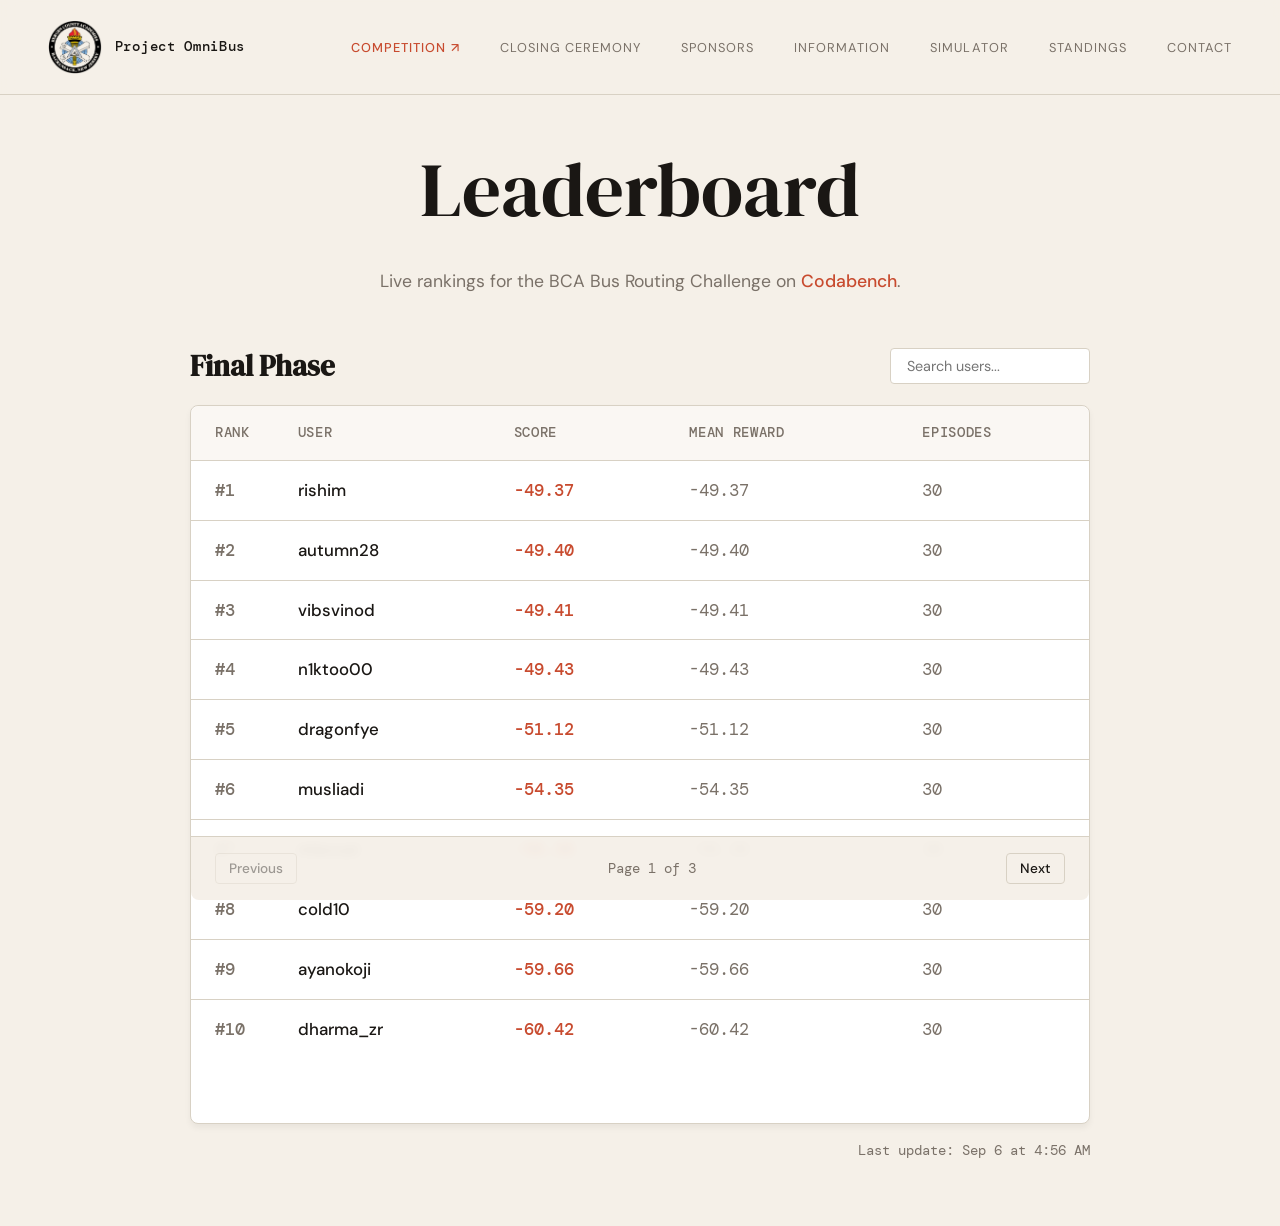
<file: standings.html>
<!DOCTYPE html>
<html lang="en">

<head>
    <meta charset="UTF-8">
    <meta name="viewport" content="width=device-width, initial-scale=1.0">
    <title>Standings | BCA Bus Routing Challenge</title>
    <link rel="icon" type="image/jpeg" href="logo.jpg" />
    <meta property="og:image" content="logo.jpg" />

    <link rel="preconnect" href="https://fonts.googleapis.com">
    <link rel="preconnect" href="https://fonts.gstatic.com" crossorigin>
    <link
        href="https://fonts.googleapis.com/css2?family=DM+Serif+Display:ital@0;1&family=DM+Mono:wght@400;500&family=DM+Sans:wght@300;400;500&display=swap"
        rel="stylesheet">

    <style>
        :root {
            --cream: #f5f0e8;
            --ink: #1a1714;
            --muted: #7a7168;
            --accent: #c84b2f;
            --rule: #d8d1c4;

            --mono: 'DM Mono', monospace;
            --serif: 'DM Serif Display', serif;
            --sans: 'DM Sans', sans-serif;
        }

        * {
            margin: 0;
            padding: 0;
            box-sizing: border-box;
        }

        body {
            font-family: var(--sans);
            background: var(--cream);
            color: var(--ink);
            font-size: 16px;
            line-height: 1.6;
            display: flex;
            flex-direction: column;
            min-height: 100vh;
        }

        nav {
            position: fixed;
            top: 0;
            left: 0;
            right: 0;
            z-index: 9999;
            display: flex;
            justify-content: space-between;
            align-items: center;
            padding: 1.25rem 3rem;
            background: rgba(245, 240, 232, 0.92);
            backdrop-filter: blur(8px);
            border-bottom: 1px solid var(--rule);
        }

        .nav-logo {
            display: flex;
            align-items: center;
            gap: 0.8rem;
            font-family: var(--mono);
            font-size: 0.85rem;
            letter-spacing: 0.05em;
            color: var(--ink);
            font-weight: 500;
            text-decoration: none;
        }

        .logo {
            width: 54px;
            height: 54px;
            object-fit: contain;
        }

        .nav-links {
            display: flex;
            gap: 2.5rem;
            list-style: none;
        }

        .nav-links a {
            font-size: 0.8rem;
            letter-spacing: 0.08em;
            text-transform: uppercase;
            color: var(--muted);
            text-decoration: none;
            transition: color 0.2s;
            white-space: nowrap;
        }

        .nav-links a:hover {
            color: var(--ink);
        }

        .mobile-menu-btn {
            display: none;
            background: none;
            border: none;
            cursor: pointer;
            padding: 0.5rem;
        }

        .mobile-menu-btn span {
            display: block;
            width: 24px;
            height: 2px;
            background: var(--ink);
            margin-bottom: 5px;
            transition: 0.3s;
        }

        .container {
            flex: 1;
            display: flex;
            flex-direction: column;
            align-items: center;
            justify-content: center;
            padding: 8rem 3rem 4rem;
            text-align: center;
        }

        h1 {
            font-family: var(--serif);
            font-size: clamp(3rem, 6vw, 5rem);
            font-weight: 400;
            margin-bottom: 1rem;
        }

        p {
            color: var(--muted);
            max-width: 600px;
            margin: 0 auto;
            font-size: 1.1rem;
        }

        .leaderboard-container {
            margin-top: 4rem;
            width: 100%;
            max-width: 900px;
            background: white;
            border: 1px solid var(--rule);
            border-radius: 8px;
            box-shadow: 0 4px 6px rgba(0, 0, 0, 0.05);
        }

        .leaderboard-table th:first-child { border-top-left-radius: 8px; }
        .leaderboard-table th:last-child { border-top-right-radius: 8px; }

        .leaderboard-table {
            width: 100%;
            border-collapse: collapse;
            text-align: left;
        }

        .leaderboard-table th,
        .leaderboard-table td {
            padding: 1rem 1.5rem;
            border-bottom: 1px solid var(--rule);
        }

        .leaderboard-table th {
            background: rgba(245, 240, 232, 0.5);
            font-family: var(--mono);
            font-size: 0.85rem;
            text-transform: uppercase;
            letter-spacing: 0.05em;
            color: var(--muted);
            font-weight: 500;
        }

        .leaderboard-table td {
            font-size: 1.05rem;
        }

        .leaderboard-table tbody tr:last-child td {
            border-bottom: none;
        }

        .leaderboard-table tbody tr:hover {
            background: rgba(245, 240, 232, 0.3);
        }

        .rank-col {
            font-family: var(--mono);
            color: var(--muted);
            font-weight: 500;
            width: 80px;
        }

        .user-col {
            font-weight: 500;
            color: var(--ink);
        }

        .score-col {
            font-family: var(--mono);
            font-weight: 500;
            color: var(--accent);
        }

        .metric-col {
            font-family: var(--mono);
            color: var(--muted);
        }

        .controls-right {
            display: flex;
            gap: 1rem;
        }

        .leaderboard-footer {
            width: 100%;
            max-width: 900px;
            margin-top: 1rem;
            text-align: right;
        }

        .update-text {
            font-family: var(--mono);
            color: var(--muted);
            font-size: 0.85rem;
        }

        @media (max-width: 768px) {
            nav {
                padding: 1rem 1.5rem;
            }

            .nav-links {
                display: none;
                flex-direction: column;
                width: 100%;
                text-align: center;
                gap: 1.5rem;
                padding-top: 1.5rem;
                padding-bottom: 1rem;
                border-bottom: none;
                position: static;
                background: transparent;
            }

            .nav-links.active {
                display: flex;
            }

            .mobile-menu-btn {
                display: block;
            }

            .container {
                padding: 6rem 1.5rem 3rem;
            }

            .leaderboard-table th,
            .leaderboard-table td {
                padding: 0.75rem 1rem;
            }
        }

        .leaderboard-controls {
            display: flex;
            justify-content: space-between;
            align-items: center;
            width: 100%;
            max-width: 900px;
            margin-top: 3rem;
            margin-bottom: 1rem;
        }

        .phase-title {
            font-family: var(--serif);
            font-size: 1.8rem;
            color: var(--ink);
            margin: 0;
        }

        .btn {
            font-family: var(--sans);
            font-size: 0.9rem;
            font-weight: 500;
            padding: 0.6rem 1.2rem;
            border-radius: 4px;
            cursor: pointer;
            transition: all 0.2s;
            border: 1px solid transparent;
        }

        .btn-primary {
            background: var(--ink);
            color: var(--cream);
        }

        .btn-primary:hover {
            background: var(--accent);
        }

        .btn-secondary {
            background: transparent;
            color: var(--ink);
            border: 1px solid var(--rule);
        }

        .btn-secondary:hover {
            background: rgba(26, 23, 20, 0.05);
        }

        .search-input {
            font-family: var(--sans);
            font-size: 0.9rem;
            padding: 0.5rem 1rem;
            border: 1px solid var(--rule);
            border-radius: 4px;
            outline: none;
            width: 200px;
            background: white;
            transition: border-color 0.2s;
        }

        .search-input:focus {
            border-color: var(--ink);
        }

        .pagination-controls {
            display: flex;
            justify-content: space-between;
            align-items: center;
            padding: 1rem 1.5rem;
            border-top: 1px solid var(--rule);
            background: rgba(245, 240, 232, 0.95);
            backdrop-filter: blur(5px);
            position: sticky;
            bottom: 0;
            z-index: 10;
            border-bottom-left-radius: 8px;
            border-bottom-right-radius: 8px;
        }

        .page-info {
            font-family: var(--mono);
            font-size: 0.85rem;
            color: var(--muted);
        }

        .btn-page {
            padding: 0.4rem 0.8rem;
            font-size: 0.85rem;
        }

        .btn-page:disabled {
            opacity: 0.4;
            cursor: not-allowed;
            background: transparent;
        }
    </style>
</head>

<body>
    <nav>
        <div style="display: flex; justify-content: space-between; align-items: center; width: 100%;">
            <div class="nav-logo" style="cursor: pointer;" onclick="window.location.href='index.html'">
                <img src="bca-logo.png" alt="BCA Logo" class="logo" onerror="this.style.display='none'">
                <span>Project OmniBus</span>
            </div>
            
            <button class="mobile-menu-btn" onclick="document.querySelector('.nav-links').classList.toggle('active')">
                <span></span>
                <span></span>
                <span></span>
            </button>
        </div>

        <ul class="nav-links">
            <li><a href="https://www.codabench.org/competitions/16945/" target="_blank" rel="noopener noreferrer" style="color:var(--accent); font-weight: 500;">Competition ↗</a></li>
            <li><a href="index.html#closing-ceremony">Closing Ceremony</a></li>
            <li><a href="index.html#sponsors">Sponsors</a></li>
            <li><a href="information.html">Information</a></li>
            <li><a href="index.html#simulator">Simulator</a></li>
            <li><a href="standings.html">Standings</a></li>
            <li><a href="index.html#contact">Contact</a></li>
        </ul>
    </nav>

    <div class="container">
        <h1>Leaderboard</h1>
        <p>Live rankings for the BCA Bus Routing Challenge on <a href="https://www.codabench.org/competitions/16945/#/results-tab" target="_blank" rel="noopener noreferrer" style="color: var(--accent); text-decoration: none; font-weight: 500;">Codabench</a>.</p>

        <div class="leaderboard-controls">
            <h2 id="phase-title" class="phase-title">Final Phase</h2>
            <div class="controls-right">
                <input type="text" id="search-input" class="search-input" placeholder="Search users..." />
                <button id="show-final-btn" class="btn btn-secondary" style="display: none;">Show Final Leaderboard</button>
            </div>
        </div>

        <div class="leaderboard-container" style="margin-top: 0;">
            <table class="leaderboard-table">
                <thead>
                    <tr>
                        <th>Rank</th>
                        <th>User</th>
                        <th>Score</th>
                        <th>Mean Reward</th>
                        <th>Episodes</th>
                    </tr>
                </thead>
                <tbody id="leaderboard-body">
                    <tr>
                        <td colspan="5" style="text-align: center; padding: 3rem; font-family: var(--mono); color: var(--muted);">
                            Loading leaderboard data...
                        </td>
                    </tr>
                </tbody>
            </table>
            <div class="pagination-controls" id="pagination-controls" style="display: none;">
                <button id="prev-page-btn" class="btn btn-secondary btn-page">Previous</button>
                <div id="page-info" class="page-info">Page 1 of 1</div>
                <button id="next-page-btn" class="btn btn-secondary btn-page">Next</button>
            </div>
        </div>

        <div class="leaderboard-footer">
            <div id="last-updated-text" class="update-text"></div>
        </div>
    </div>

    <script>
        const FINAL_PHASE = "28294";
        const DEV_PHASE = "28293";
        const ITEMS_PER_PAGE = 10;
        
        let cachedData = null;
        let currentPhaseSubmissions = [];
        let currentPage = 1;
        let searchQuery = "";
        let currentEmptyMessage = "No submissions yet.";

        async function fetchLeaderboardData() {
            if (cachedData) return cachedData;
            const response = await fetch('data/leaderboard.json');
            if (!response.ok) {
                throw new Error('Network response was not ok');
            }
            cachedData = await response.json();
            return cachedData;
        }

        function applyFiltersAndPaginate() {
            const tbody = document.getElementById('leaderboard-body');
            const paginationControls = document.getElementById('pagination-controls');
            tbody.innerHTML = '';

            let filtered = currentPhaseSubmissions;
            
            if (searchQuery) {
                const lowerQuery = searchQuery.toLowerCase();
                filtered = filtered.filter(sub => sub.owner.toLowerCase().includes(lowerQuery));
            }

            if (filtered.length === 0) {
                const msg = searchQuery ? "No users found matching your search." : currentEmptyMessage;
                tbody.innerHTML = `<tr><td colspan="5" style="text-align: center; padding: 3rem; font-family: var(--mono); color: var(--muted);">${msg}</td></tr>`;
                paginationControls.style.display = 'none';
                return;
            }

            const totalPages = Math.ceil(filtered.length / ITEMS_PER_PAGE);
            if (currentPage > totalPages) currentPage = totalPages;
            if (currentPage < 1) currentPage = 1;

            const startIndex = (currentPage - 1) * ITEMS_PER_PAGE;
            const paginated = filtered.slice(startIndex, startIndex + ITEMS_PER_PAGE);

            if (totalPages <= 1) {
                paginationControls.style.display = 'none';
            } else {
                paginationControls.style.display = 'flex';
                document.getElementById('page-info').textContent = `Page ${currentPage} of ${totalPages}`;
                document.getElementById('prev-page-btn').disabled = currentPage === 1;
                document.getElementById('next-page-btn').disabled = currentPage === totalPages;
            }

            paginated.forEach((sub) => {
                const row = document.createElement('tr');
                
                let score = '-';
                let meanReward = '-';
                let episodes = '-';

                if (sub.scores) {
                    const scoreObj = sub.scores.find(s => s.column_key === 'score');
                    const meanRewardObj = sub.scores.find(s => s.column_key === 'mean_reward');
                    const episodesObj = sub.scores.find(s => s.column_key === 'episodes');

                    if (scoreObj) score = parseFloat(scoreObj.score).toFixed(2);
                    if (meanRewardObj) meanReward = parseFloat(meanRewardObj.score).toFixed(2);
                    if (episodesObj) episodes = parseInt(episodesObj.score, 10);
                }

                row.innerHTML = `
                    <td class="rank-col">#${sub.globalRank}</td>
                    <td class="user-col">${sub.owner}</td>
                    <td class="score-col">${score}</td>
                    <td class="metric-col">${meanReward}</td>
                    <td class="metric-col">${episodes}</td>
                `;
                tbody.appendChild(row);
            });
        }

        function loadPhaseData(phaseData, emptyMessage) {
            currentEmptyMessage = emptyMessage;
            if (!phaseData || !phaseData.submissions || phaseData.submissions.length === 0) {
                currentPhaseSubmissions = [];
            } else {
                currentPhaseSubmissions = phaseData.submissions.map((sub, index) => {
                    sub.globalRank = index + 1;
                    return sub;
                });
            }
            currentPage = 1;
            applyFiltersAndPaginate();
        }

        function setLoadingState() {
            const tbody = document.getElementById('leaderboard-body');
            document.getElementById('pagination-controls').style.display = 'none';
            tbody.innerHTML = '<tr><td colspan="5" style="text-align: center; padding: 3rem; font-family: var(--mono); color: var(--muted);">Loading leaderboard data...</td></tr>';
        }

        function updateUI(phase, lastUpdatedIso) {
            const phaseTitle = document.getElementById('phase-title');
            const showFinalBtn = document.getElementById('show-final-btn');
            const lastUpdatedText = document.getElementById('last-updated-text');

            if (phase === FINAL_PHASE) {
                phaseTitle.textContent = "Final Phase";
                showFinalBtn.style.display = 'none';
            } else {
                phaseTitle.textContent = "Development Phase";
                showFinalBtn.style.display = 'block';
            }

            if (lastUpdatedIso) {
                const date = new Date(lastUpdatedIso);
                const now = new Date();
                const timeString = date.toLocaleTimeString([], { hour: 'numeric', minute: '2-digit' });

                if (date.toDateString() === now.toDateString()) {
                    lastUpdatedText.textContent = `Last update: ${timeString}`;
                } else {
                    const yesterday = new Date(now);
                    yesterday.setDate(now.getDate() - 1);
                    
                    if (date.toDateString() === yesterday.toDateString()) {
                        lastUpdatedText.textContent = `Last update: Yesterday at ${timeString}`;
                    } else {
                        const dateString = date.toLocaleDateString([], { month: 'short', day: 'numeric' });
                        lastUpdatedText.textContent = `Last update: ${dateString} at ${timeString}`;
                    }
                }
            }
        }

        async function loadLeaderboard(forcePhase = null) {
            setLoadingState();
            
            try {
                const data = await fetchLeaderboardData();
                const lastUpdated = data.last_updated;

                if (forcePhase === FINAL_PHASE) {
                    const finalData = data[FINAL_PHASE];
                    updateUI(FINAL_PHASE, lastUpdated);
                    loadPhaseData(finalData, "No submissions yet in the Final phase.");
                    return;
                }

                // Initial page load logic: Try Final first
                const finalData = data[FINAL_PHASE];
                
                if (finalData && finalData.submissions && finalData.submissions.length > 0) {
                    updateUI(FINAL_PHASE, lastUpdated);
                    loadPhaseData(finalData, "No submissions yet.");
                } else {
                    // Final is empty, try Development
                    const devData = data[DEV_PHASE];
                    
                    if (devData && devData.submissions && devData.submissions.length > 0) {
                        updateUI(DEV_PHASE, lastUpdated);
                        loadPhaseData(devData, "No submissions yet.");
                    } else {
                        // Both are empty
                        updateUI(FINAL_PHASE, lastUpdated);
                        loadPhaseData(finalData, "No submissions yet in the Final phase.");
                    }
                }

            } catch (error) {
                console.error('Error loading leaderboard:', error);
                const tbody = document.getElementById('leaderboard-body');
                document.getElementById('pagination-controls').style.display = 'none';
                tbody.innerHTML = '<tr><td colspan="5" style="text-align: center; padding: 3rem; font-family: var(--mono); color: var(--accent);">Failed to load leaderboard data. Please try again later.</td></tr>';
            }
        }

        // Event Listeners
        document.getElementById('show-final-btn').addEventListener('click', () => {
            searchQuery = "";
            document.getElementById('search-input').value = "";
            loadLeaderboard(FINAL_PHASE);
        });

        document.getElementById('search-input').addEventListener('input', (e) => {
            searchQuery = e.target.value;
            currentPage = 1;
            applyFiltersAndPaginate();
        });

        document.getElementById('prev-page-btn').addEventListener('click', () => {
            if (currentPage > 1) {
                currentPage--;
                applyFiltersAndPaginate();
            }
        });

        document.getElementById('next-page-btn').addEventListener('click', () => {
            currentPage++;
            applyFiltersAndPaginate();
        });

        // Load data when page loads
        document.addEventListener('DOMContentLoaded', () => loadLeaderboard());
    </script>
</body>

</html>
</file>
